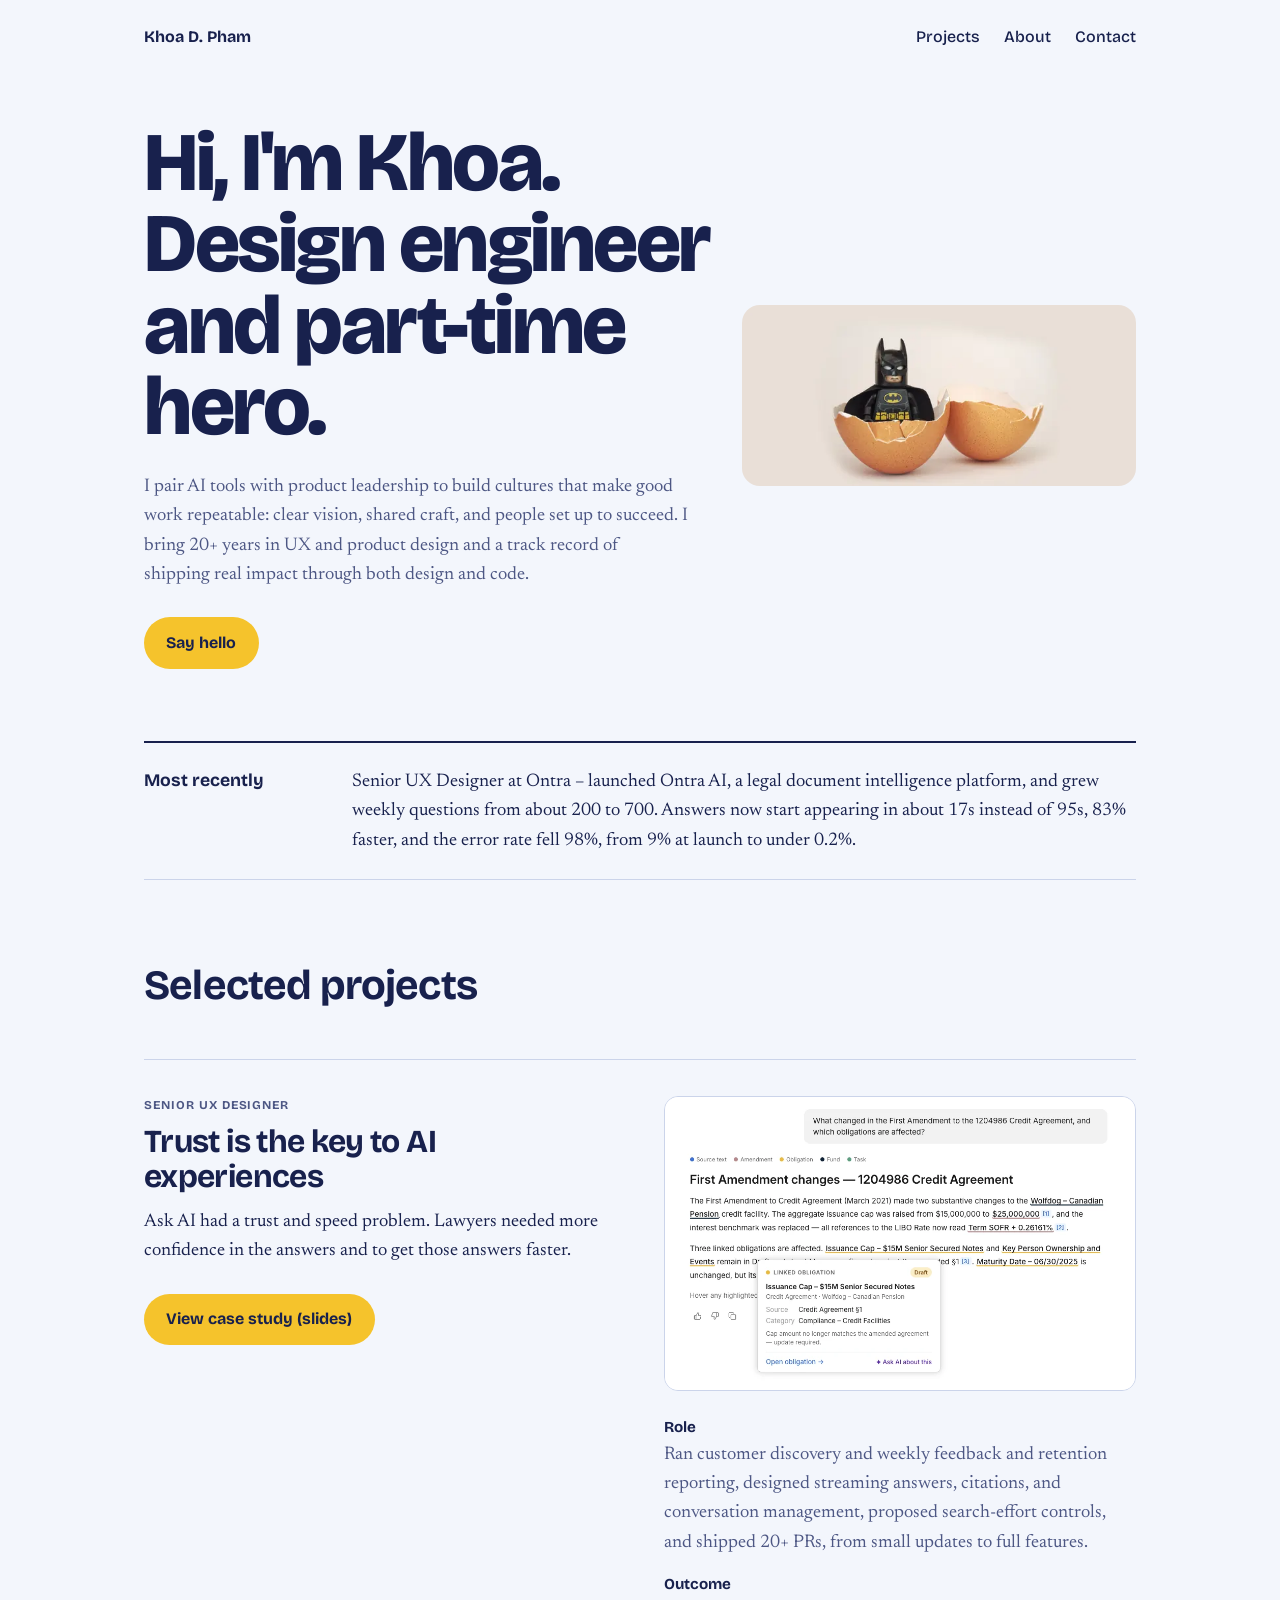
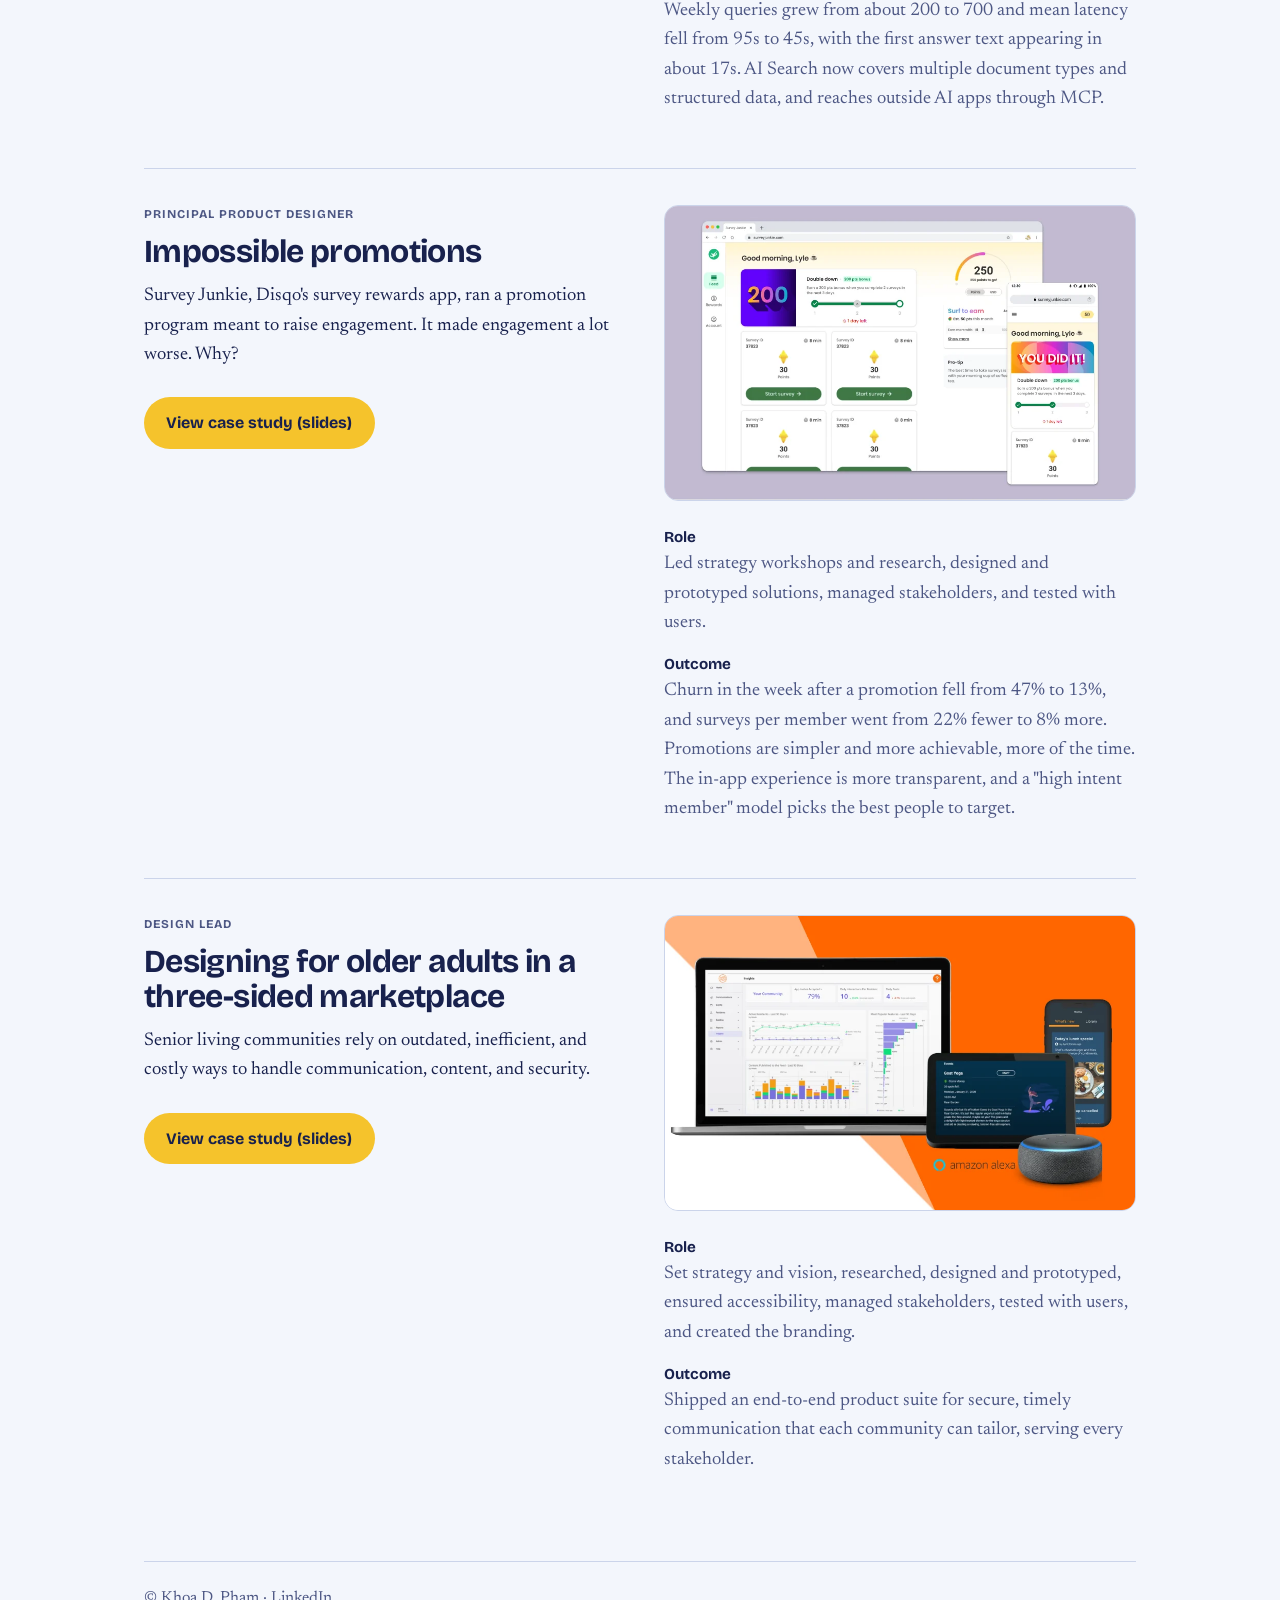
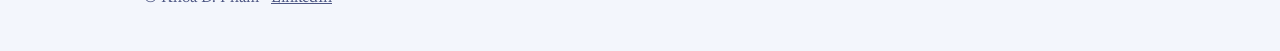
<file: index.html>
<!DOCTYPE html>
<html lang="en">
<head>
<meta charset="utf-8">
<meta name="viewport" content="width=device-width, initial-scale=1, viewport-fit=cover">
<meta name="color-scheme" content="light">
<meta name="theme-color" content="#F3F6FC">
<title>Khoa D. Pham – Design engineer</title>
<meta name="description" content="Khoa D. Pham is a design engineer with 20+ years in UX and product design, most recently Senior UX Designer at Ontra. Selected projects, case studies, and about.">
<link rel="canonical" href="https://khoadpham.com/">
<meta property="og:site_name" content="Khoa D. Pham">
<meta property="og:type" content="website">
<meta property="og:title" content="Khoa D. Pham – Design engineer">
<meta property="og:description" content="Khoa D. Pham is a design engineer with 20+ years in UX and product design, most recently Senior UX Designer at Ontra. Selected projects, case studies, and about.">
<meta property="og:url" content="https://khoadpham.com/">
<meta property="og:image" content="https://khoadpham.com/images/og-image.jpg">
<meta property="og:image:width" content="1200">
<meta property="og:image:height" content="630">
<meta name="twitter:card" content="summary_large_image">
<link rel="icon" href="favicon.svg" type="image/svg+xml">
<link rel="preconnect" href="https://fonts.googleapis.com">
<link rel="preconnect" href="https://fonts.gstatic.com" crossorigin>
<link href="https://fonts.googleapis.com/css2?family=Bricolage+Grotesque:opsz,wght@12..96,500;12..96,700;12..96,800&family=Newsreader:opsz,wght@6..72,400&display=swap" rel="stylesheet">
<link rel="stylesheet" href="css/site.css?v=3">
</head>
<body>
<a class="skip" href="#main">Skip to content</a>
<div class="wrap">
  <nav aria-label="Main">
    <a href="index.html"><strong>Khoa D. Pham</strong></a>
    <div class="links"><a href="index.html#work">Projects</a><a href="about.html">About</a><a href="mailto:khoa@khoadpham.com?subject=I%20would%20love%20to%20connect.">Contact</a></div>
  </nav>
  <main id="main">
  <header class="hero" id="top">
    <div>
      <h1>Hi, I'm Khoa. Design&nbsp;engineer and part-time hero.</h1>
      <p class="lede">I pair AI tools with product leadership to build cultures that make good work repeatable: clear vision, shared craft, and people set up to succeed. I bring 20+ years in UX and product design and a track record of shipping real impact through both design and code.</p>
      <a class="btn" href="mailto:khoa@khoadpham.com?subject=I%20would%20love%20to%20connect.">Say hello</a>
    </div>
    <img class="egg" src="images/hero-1000.webp" srcset="images/hero-600.webp 600w, images/hero-1000.webp 1000w" sizes="(max-width:760px) 100vw, 40vw" width="1000" height="459" alt="A Lego Batman figure hatching from an eggshell" decoding="async" fetchpriority="high">
  </header>

  <div class="now">
    <h2>Most recently</h2>
    <p>Senior UX Designer at Ontra – launched Ontra AI, a legal document intelligence platform, and grew weekly questions from about 200 to 700. Answers now start appearing in about 17s instead of 95s, 83% faster, and the error rate fell 98%, from 9% at launch to under 0.2%.</p>
  </div>

  <section class="work" id="work" aria-labelledby="work-h">
    <h2 id="work-h">Selected projects</h2>

    <article class="case">
      <a class="thumb" href="ontra-ai-search-deck.html" tabindex="-1" aria-hidden="true"><img src="images/linked-obligation-hover.webp" width="947" height="578" loading="lazy" decoding="async" alt=""></a>
      <div>
        <span class="tag">Senior UX designer</span>
        <h3>Trust is the key to AI experiences</h3>
        <p>Ask AI had a trust and speed problem. Lawyers needed more confidence in the answers and to get those answers faster.</p>
        <a class="more" href="ontra-ai-search-deck.html">View case study (slides)</a>
      </div>
      <dl>
        <dt>Role</dt><dd>Ran customer discovery and weekly feedback and retention reporting, designed streaming answers, citations, and conversation management, proposed search-effort controls, and shipped 20+ PRs, from small updates to full features.</dd>
        <dt>Outcome</dt><dd>Weekly queries grew from about 200 to 700 and mean latency fell from 95s to 45s, with the first answer text appearing in about 17s. AI Search now covers multiple document types and structured data, and reaches outside AI apps through MCP.</dd>
      </dl>
    </article>

    <article class="case">
      <a class="thumb" href="disqo-promotions-deck.html" tabindex="-1" aria-hidden="true"><img src="images/thumb-promotions.webp" width="1000" height="571" loading="lazy" decoding="async" alt=""></a>
      <div>
        <span class="tag">Principal product designer</span>
        <h3>Impossible promotions</h3>
        <p>Survey Junkie, Disqo's survey rewards app, ran a promotion program meant to raise engagement. It made engagement a lot worse. Why?</p>
        <a class="more" href="disqo-promotions-deck.html">View case study (slides)</a>
      </div>
      <dl>
        <dt>Role</dt><dd>Led strategy workshops and research, designed and prototyped solutions, managed stakeholders, and tested with users.</dd>
        <dt>Outcome</dt><dd>Churn in the week after a promotion fell from 47% to 13%, and surveys per member went from 22% fewer to 8% more. Promotions are simpler and more achievable, more of the time. The in-app experience is more transparent, and a "high intent member" model picks the best people to target.</dd>
      </dl>
    </article>

    <article class="case">
      <a class="thumb" href="k4connect-deck.html" tabindex="-1" aria-hidden="true"><img src="images/thumb-k4connect.webp" width="1000" height="570" loading="lazy" decoding="async" alt=""></a>
      <div>
        <span class="tag">Design lead</span>
        <h3>Designing for older adults in a three-sided marketplace</h3>
        <p>Senior living communities rely on outdated, inefficient, and costly ways to handle communication, content, and security.</p>
        <a class="more" href="k4connect-deck.html">View case study (slides)</a>
      </div>
      <dl>
        <dt>Role</dt><dd>Set strategy and vision, researched, designed and prototyped, ensured accessibility, managed stakeholders, tested with users, and created the branding.</dd>
        <dt>Outcome</dt><dd>Shipped an end-to-end product suite for secure, timely communication that each community can tailor, serving every stakeholder.</dd>
      </dl>
    </article>

  </section>
  </main>
  <footer>© Khoa D. Pham · <a href="https://www.linkedin.com/in/khoadpham" rel="noopener">LinkedIn</a></footer>
</div>
</body>
</html>
</file>
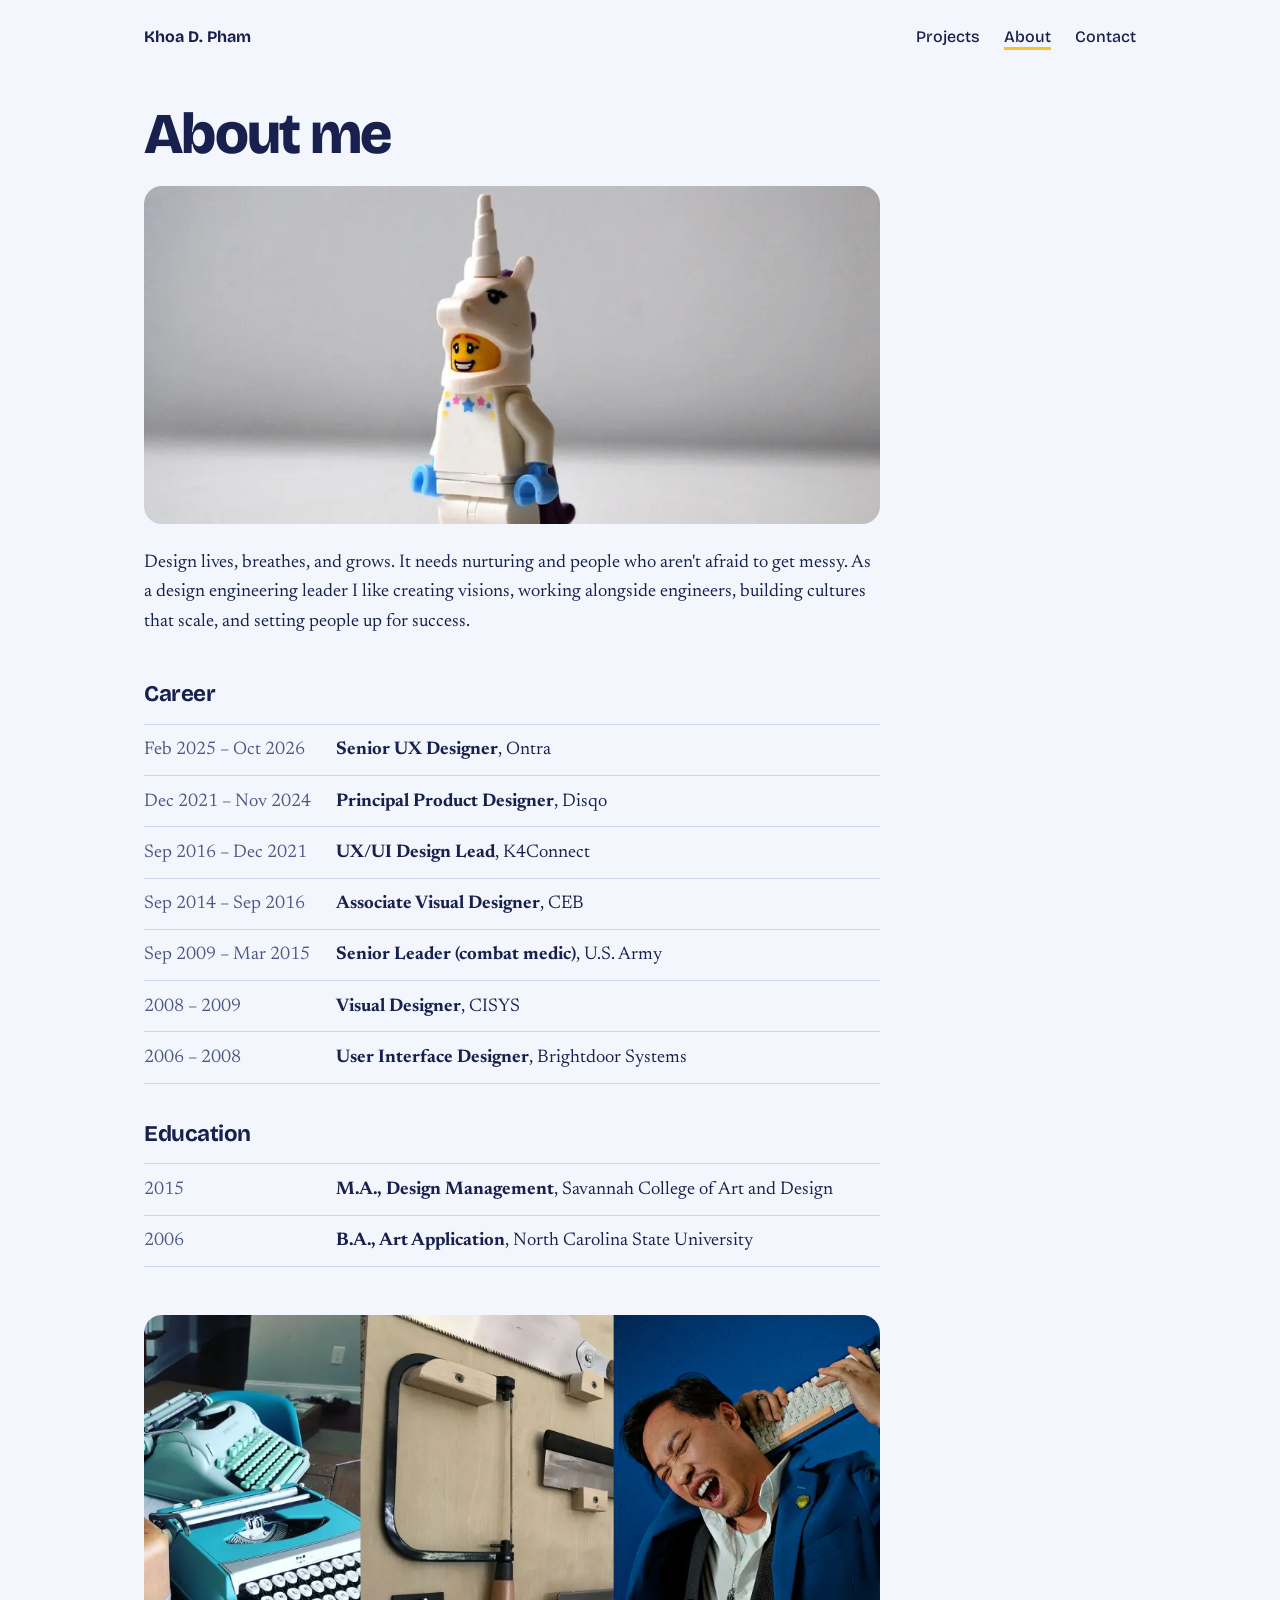
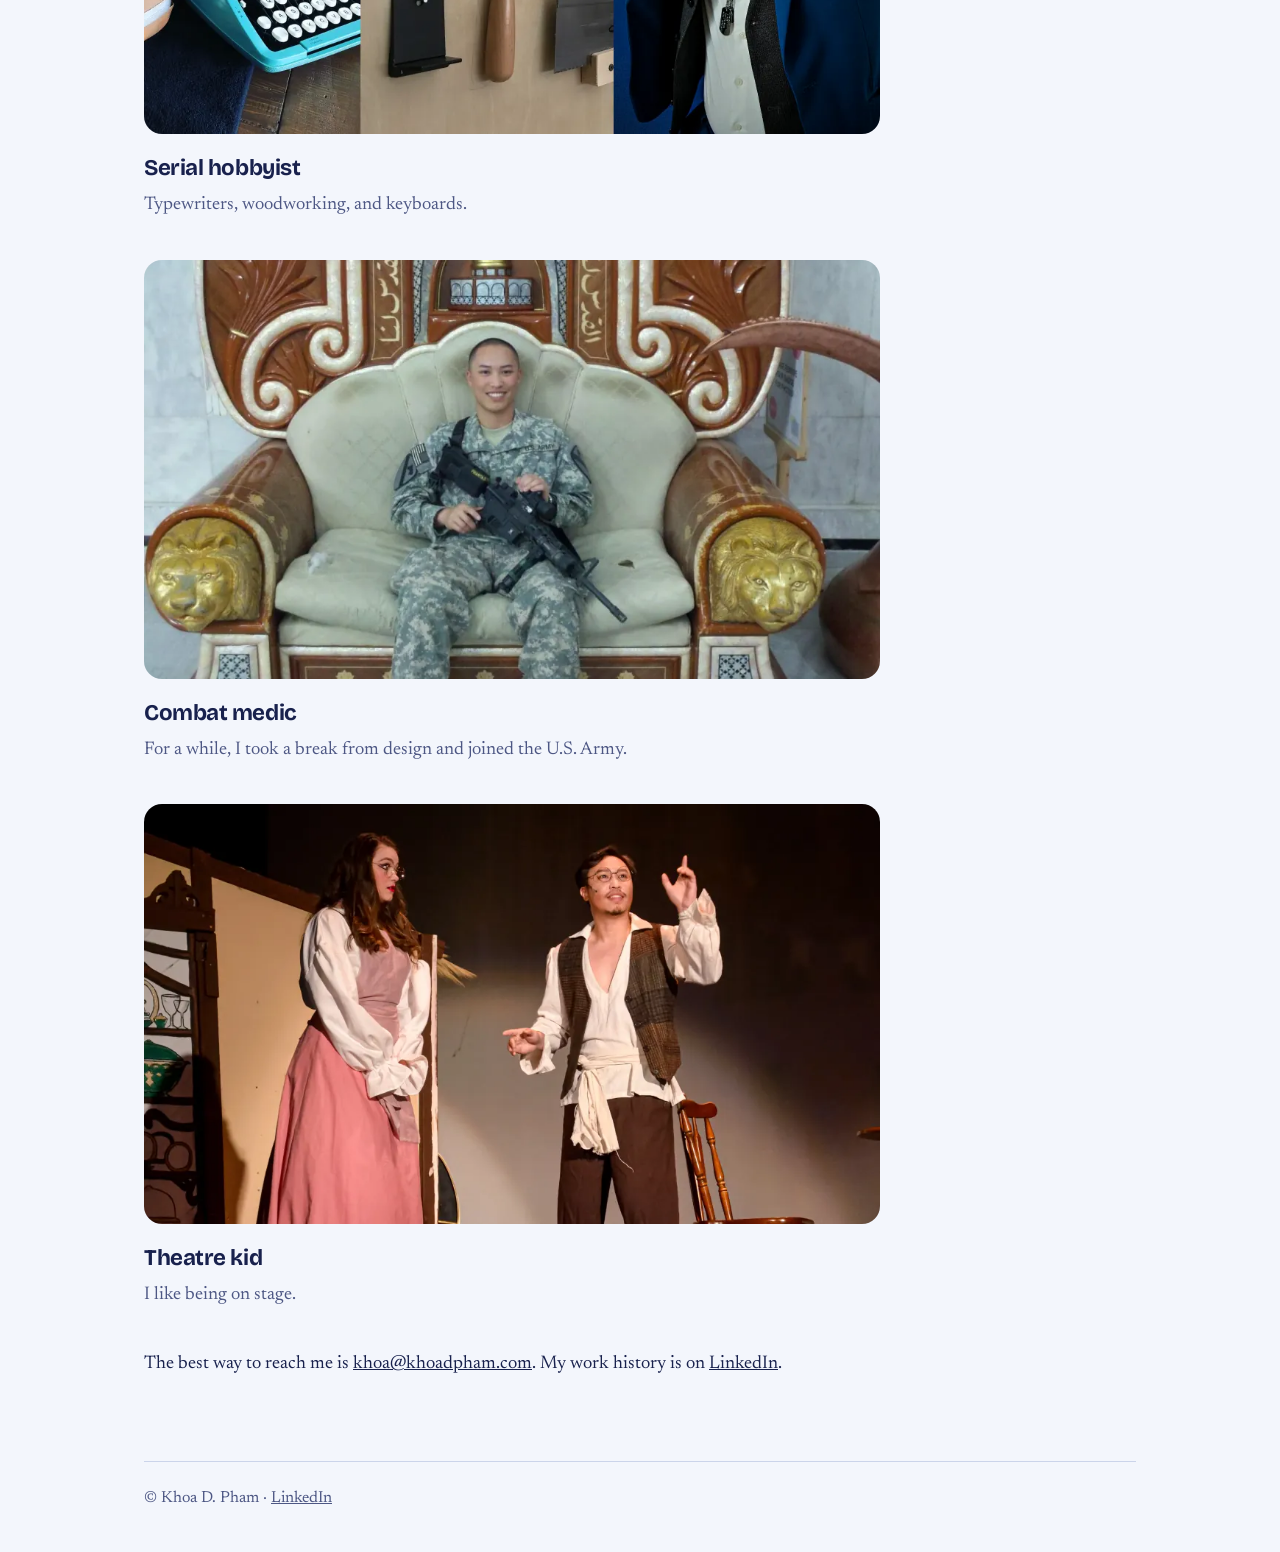
<file: about.html>
<!DOCTYPE html>
<html lang="en">
<head>
<meta charset="utf-8">
<meta name="viewport" content="width=device-width, initial-scale=1, viewport-fit=cover">
<meta name="color-scheme" content="light">
<meta name="theme-color" content="#F3F6FC">
<title>About – Khoa D. Pham</title>
<meta name="description" content="About Khoa D. Pham: design engineer, serial hobbyist, combat medic, and theatre kid.">
<link rel="canonical" href="https://khoadpham.com/about">
<meta property="og:site_name" content="Khoa D. Pham">
<meta property="og:type" content="website">
<meta property="og:title" content="About – Khoa D. Pham">
<meta property="og:description" content="About Khoa D. Pham: design engineer, serial hobbyist, combat medic, and theatre kid.">
<meta property="og:url" content="https://khoadpham.com/about">
<meta property="og:image" content="https://khoadpham.com/images/og-image.jpg">
<meta property="og:image:width" content="1200">
<meta property="og:image:height" content="630">
<meta name="twitter:card" content="summary_large_image">
<link rel="icon" href="favicon.svg" type="image/svg+xml">
<link rel="preconnect" href="https://fonts.googleapis.com">
<link rel="preconnect" href="https://fonts.gstatic.com" crossorigin>
<link href="https://fonts.googleapis.com/css2?family=Bricolage+Grotesque:opsz,wght@12..96,500;12..96,700;12..96,800&family=Newsreader:opsz,wght@6..72,400&display=swap" rel="stylesheet">
<link rel="stylesheet" href="css/site.css?v=3">
</head>
<body>
<a class="skip" href="#main">Skip to content</a>
<div class="wrap">
  <nav aria-label="Main">
    <a href="index.html"><strong>Khoa D. Pham</strong></a>
    <div class="links"><a href="index.html#work">Projects</a><a href="about.html" aria-current="page">About</a><a href="mailto:khoa@khoadpham.com?subject=I%20would%20love%20to%20connect.">Contact</a></div>
  </nav>
  <main id="main">
  <section class="aboutpage" aria-labelledby="about-h">
      <h1 id="about-h">About me</h1>
      <img class="wide" src="images/about-unicorn-1000.webp" srcset="images/about-unicorn-600.webp 600w, images/about-unicorn-1000.webp 1000w" sizes="(max-width:760px) 100vw, 46rem" width="1000" height="459" alt="A Lego figure in a unicorn costume" decoding="async" fetchpriority="high">
      <p class="lead">Design lives, breathes, and grows. It needs nurturing and people who aren't afraid to get messy. As a design engineering leader I like creating visions, working alongside engineers, building cultures that scale, and setting people up for success.</p>
      <div class="career">
        <h2>Career</h2>
        <ol>
          <li><span class="when">Feb 2025 – Oct 2026</span><span><strong>Senior UX Designer</strong>, Ontra</span></li>
          <li><span class="when">Dec 2021 – Nov 2024</span><span><strong>Principal Product Designer</strong>, Disqo</span></li>
          <li><span class="when">Sep 2016 – Dec 2021</span><span><strong>UX/UI Design Lead</strong>, K4Connect</span></li>
          <li><span class="when">Sep 2014 – Sep 2016</span><span><strong>Associate Visual Designer</strong>, CEB</span></li>
          <li><span class="when">Sep 2009 – Mar 2015</span><span><strong>Senior Leader (combat medic)</strong>, U.S. Army</span></li>
          <li><span class="when">2008 – 2009</span><span><strong>Visual Designer</strong>, CISYS</span></li>
          <li><span class="when">2006 – 2008</span><span><strong>User Interface Designer</strong>, Brightdoor Systems</span></li>
        </ol>
        <h2>Education</h2>
        <ol>
          <li><span class="when">2015</span><span><strong>M.A., Design Management</strong>, Savannah College of Art and Design</span></li>
          <li><span class="when">2006</span><span><strong>B.A., Art Application</strong>, North Carolina State University</span></li>
        </ol>
      </div>
      <figure><img class="wide" src="images/hobbyist-1000.webp" srcset="images/hobbyist-600.webp 600w, images/hobbyist-1000.webp 1000w" sizes="(max-width:760px) 100vw, 46rem" width="1000" height="570" alt="A teal typewriter, a wall of hand saws, and a portrait of Khoa holding a mechanical keyboard" decoding="async" loading="lazy"><figcaption><h2>Serial hobbyist</h2><p>Typewriters, woodworking, and keyboards.</p></figcaption></figure>
      <figure><img class="wide" src="images/combat-medic-1000.webp" srcset="images/combat-medic-600.webp 600w, images/combat-medic-1000.webp 1000w" sizes="(max-width:760px) 100vw, 46rem" width="1000" height="570" alt="Khoa in a U.S. Army uniform sitting in an ornate chair" decoding="async" loading="lazy"><figcaption><h2>Combat medic</h2><p>For a while, I took a break from design and joined the U.S. Army.</p></figcaption></figure>
      <figure><img class="wide" src="images/theatre-1000.webp" srcset="images/theatre-600.webp 600w, images/theatre-1000.webp 1000w" sizes="(max-width:760px) 100vw, 46rem" width="1000" height="570" alt="Khoa on stage in costume next to another actor" decoding="async" loading="lazy"><figcaption><h2>Theatre kid</h2><p>I like being on stage.</p></figcaption></figure>
      <p>The best way to reach me is <a href="mailto:khoa@khoadpham.com?subject=I%20would%20love%20to%20connect.">khoa@khoadpham.com</a>. My work history is on <a href="https://www.linkedin.com/in/khoadpham" rel="noopener">LinkedIn</a>.</p>
    </section>
  </main>
  <footer>© Khoa D. Pham · <a href="https://www.linkedin.com/in/khoadpham" rel="noopener">LinkedIn</a></footer>
</div>
</body>
</html>
</file>
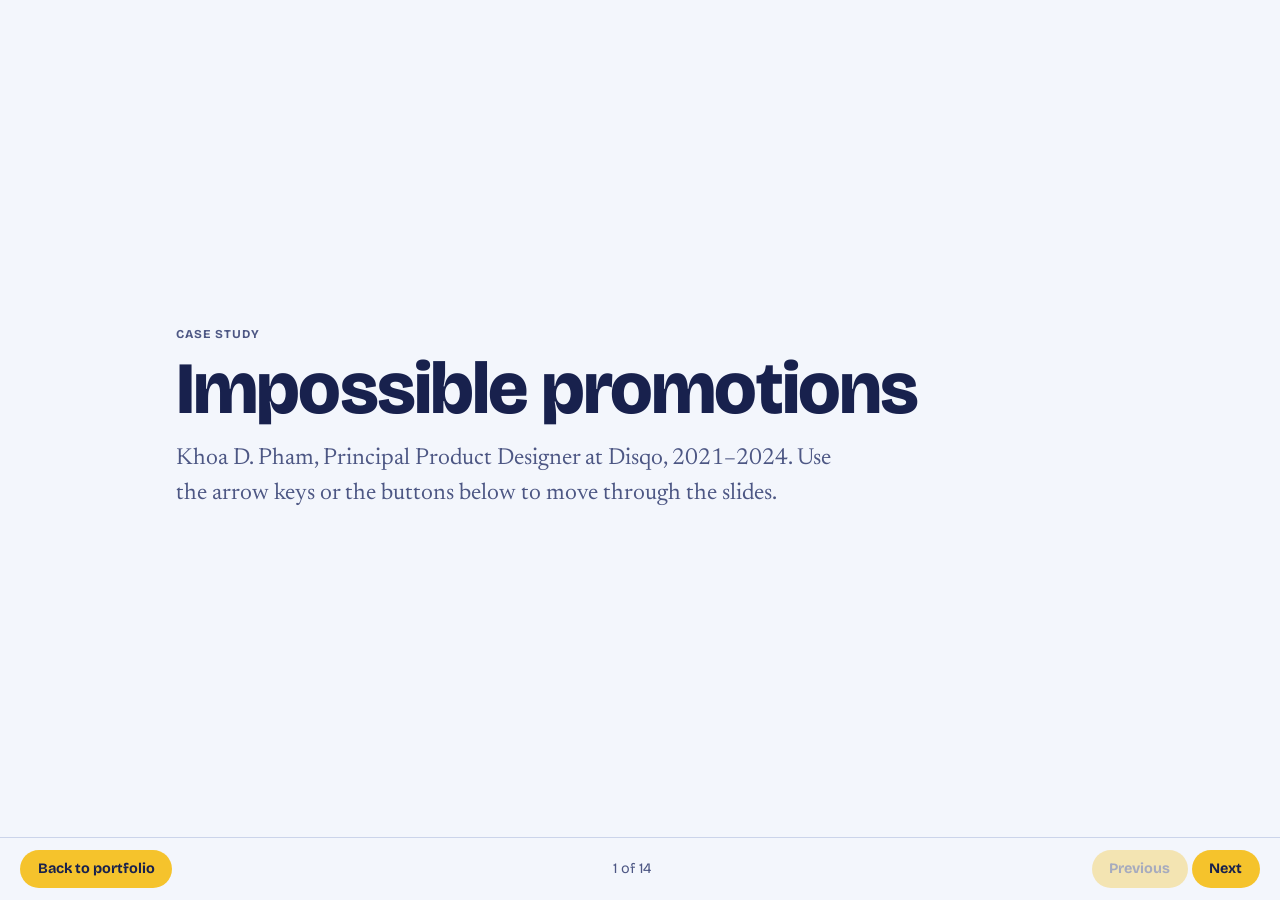
<file: disqo-promotions-deck.html>
<!DOCTYPE html>
<html lang="en">
<head>
<meta charset="utf-8">
<meta name="viewport" content="width=device-width, initial-scale=1, viewport-fit=cover">
<meta name="color-scheme" content="light">
<meta name="theme-color" content="#F3F6FC">
<title>Impossible promotions – Khoa D. Pham</title>
<meta name="description" content="A case study on fixing Survey Junkie's promotion program: why a 10,000-point promotion made engagement worse, and how simpler, trackable promotions cut churn from 47% to 13%.">
<link rel="canonical" href="https://khoadpham.com/disqo-promotions-deck">
<meta property="og:site_name" content="Khoa D. Pham">
<meta property="og:type" content="website">
<meta property="og:title" content="Impossible promotions – Khoa D. Pham">
<meta property="og:description" content="A case study on fixing Survey Junkie's promotion program: why a 10,000-point promotion made engagement worse, and how simpler, trackable promotions cut churn from 47% to 13%.">
<meta property="og:url" content="https://khoadpham.com/disqo-promotions-deck">
<meta property="og:image" content="https://khoadpham.com/images/og-image.jpg">
<meta property="og:image:width" content="1200">
<meta property="og:image:height" content="630">
<meta name="twitter:card" content="summary_large_image">
<link rel="icon" href="favicon.svg" type="image/svg+xml">
<link rel="preconnect" href="https://fonts.googleapis.com">
<link rel="preconnect" href="https://fonts.gstatic.com" crossorigin>
<link href="https://fonts.googleapis.com/css2?family=Bricolage+Grotesque:opsz,wght@12..96,500;12..96,700;12..96,800&family=Newsreader:opsz,wght@6..72,400&display=swap" rel="stylesheet">
<link rel="stylesheet" href="css/deck.css?v=4">
</head>
<body>
<div class="deck" role="region" aria-label="Case study slides">
  <section class="slide on" aria-label="Title">
    <span class="mark">Case study</span>
    <h1>Impossible promotions</h1>
    <p class="sub">Khoa D. Pham, Principal Product Designer at Disqo, 2021–2024. Use the arrow keys or the buttons below to move through the slides.</p>
  </section>

  <section class="slide" aria-label="Where it started">
    <h2>Where it started</h2>
    <div class="split">
    <div>
    <p>Survey Junkie is Disqo's app for taking surveys and earning rewards, with about 12M members.</p>
    <ul>
      <li>Brands auction their surveys to platforms like ours because we have the audience.</li>
      <li>Brands usually want very specific slices of demographics, so it is hard to qualify for a survey.</li>
      <li>To keep answers honest, we run countermeasures that stop bad actors from exploiting the platform.</li>
      <li>In short, members face a lot of barriers and hoops to jump through to be successful.</li>
    </ul>
    </div>
    <figure><img src="images/disqo-app-home.webp" width="1401" height="1033" loading="lazy" decoding="async" alt="The Survey Junkie web app home screen: a grid of surveys to try, each showing its survey ID, length, and points, next to a points balance and a list of ways to earn."><figcaption>The Survey Junkie home screen: a feed of surveys, each worth points if you qualify.</figcaption></figure>
    </div>
  </section>

  <section class="slide" aria-label="Marketing's idea">
    <h2>Marketing's idea: a monthly promotion</h2>
    <div class="split">
    <div>
    <ul>
      <li>Start a promotion program to boost engagement.</li>
      <li>Provide a consistent, predictable event that builds a habit.</li>
      <li>The increase in engagement should offset the spend.</li>
      <li>A monthly cadence worked best.</li>
    </ul>
    </div>
    <figure><img src="images/disqo-email.webp" width="751" height="1110" loading="lazy" decoding="async" alt="A Survey Junkie promotion email headed 10,000 points could be yours. It offers a 500-point bonus for earning at least 500 points in 5 consecutive days and a chance at a 10,000-point raffle. Small print says surveys must be worth 20 points or more and members must complete at least 1 survey a day."><figcaption>The promotion email: a chance at 10,000 points, with the conditions in the small print.</figcaption></figure>
    </div>
  </section>

  <section class="slide" aria-label="The problem">
    <span class="mark">The problem</span>
    <h2>Bigger rewards, less engagement</h2>
    <p>We started a monthly promotion giving away up to 10,000 points. Despite this nearly 100x increase in rewards, engagement kept falling month over month.</p>
    <div class="stats">
      <div class="stat"><span class="big">22%</span><span>fewer surveys taken per member during the promotion</span></div>
      <div class="stat"><span class="big">47%</span><span>of members churned the week after</span></div>
      <div class="stat"><span class="big">92%</span><span>of members failed to complete it</span></div>
    </div>
    <p class="sub" style="margin-top:1.25rem">Compared with weeks without a promotion.</p>
  </section>

  <section class="slide" aria-label="The hypothesis">
    <span class="mark">The hypothesis</span>
    <h2>Too many conditions</h2>
    <p class="problem"><strong>The hypothesis:</strong> the promotions were too confusing, with too many parameters.</p>
    <p class="quote">"Earn a bonus 500 pts when you earn at least 500 pts in the next 5 consecutive days for a chance to be selected to win the 10,000 pts raffle. Surveys must be worth 20 pts or more to count. You must complete at least 1 survey per day."</p>
  </section>

  <section class="slide" aria-label="Email clicks">
    <span class="mark">The research</span>
    <h2>Why were the promotions so complicated?</h2>
    <p>We automatically entered certain cohorts into promotions and told them by email. The design and language were written to get as many people as possible to click through, and to get past spam filters.</p>
    <p class="problem"><strong>Insight:</strong> email conversion did not translate to in-app conversion.</p>
  </section>

  <section class="slide" aria-label="Average member">
    <span class="mark">The research</span>
    <h2>The average member couldn't finish</h2>
    <div class="stats">
      <div class="stat"><span class="big">10%</span><span>chance of qualifying for a survey</span></div>
      <div class="stat"><span class="big">38 min</span><span>average time to qualify for a first survey</span></div>
      <div class="stat"><span class="big">50 pts</span><span>average survey value</span></div>
      <div class="stat"><span class="big">44 min</span><span>average session per day</span></div>
      <div class="stat"><span class="big">50 pts</span><span>average earned per day</span></div>
    </div>
    <p class="sub" style="margin-top:1.25rem">Surveys can end early when a quota is full, demographics don't match, or answers are inconsistent.</p>
    <p class="problem"><strong>Insight:</strong> the average member would not complete this promotion. At about 50 points a day, five days earns about 250 points, half of the 500 required.</p>
  </section>

  <section class="slide" aria-label="No progress tracking">
    <span class="mark">The research</span>
    <h2>Members were left in the dark</h2>
    <div class="split">
    <div>
    <ul>
      <li>Members were told about the promotion only by email and by this card in the app, which disappeared after the first view.</li>
      <li>There was no progress tracking.</li>
      <li>If you missed a day or didn't meet one of the requirements, you wouldn't know.</li>
    </ul>
    <p class="problem"><strong>Insight:</strong> the effort of tracking progress fell entirely on members.</p>
    </div>
    <figure><img src="images/disqo-promo-card.webp" width="751" height="1158" loading="lazy" decoding="async" alt="The Survey Junkie mobile home screen with a High five card offering a 500-point bonus for earning at least 500 points in 5 consecutive days and a chance at a 10,000-point raffle. The card shows no progress."><figcaption>The only in-app sign of the promotion, with no progress shown.</figcaption></figure>
    </div>
  </section>

  <section class="slide" aria-label="Traffic and inventory">
    <span class="mark">The research</span>
    <h2>More traffic, the same surveys</h2>
    <div class="split">
    <div>
    <div class="stats">
      <div class="stat"><span class="big">53,000</span><span>peak concurrent members without a promotion</span></div>
      <div class="stat"><span class="big">284,000</span><span>with a promotion</span></div>
    </div>
    <p style="margin-top:1.25rem">Promotions brought in far more traffic, but survey inventory stayed roughly the same. More members competed for the same surveys, and the chance of qualifying fell from 10% to 2%.</p>
    <p class="problem"><strong>Insight:</strong> members felt it was impossible to succeed. Motivation dropped, and they churned.</p>
    </div>
    <figure><img src="images/disqo-traffic.webp" width="1401" height="1008" loading="lazy" decoding="async" alt="Line chart of app traffic from Monday to Sunday. In a promotion week, traffic spikes on Monday and falls through Thursday. In a normal week it stays low and flat. Survey inventory starts high on Monday and declines through the weekend."><figcaption>App traffic in a promotion week and a normal week, against survey inventory. Inventory is highest at the start of the week and lowest at the weekend.</figcaption></figure>
    </div>
  </section>

  <section class="slide" aria-label="Simplify the promotion">
    <span class="mark">The plan</span>
    <h2>Simplify the promotion: cakes and compromise</h2>
    <p class="problem"><strong>The problem:</strong> one offer stacked a long time commitment, a huge prize that wasn't guaranteed, and two more caveats.</p>
    <div class="split">
    <div>
    <p class="quote">"Earn a 200 pts bonus when you complete 2 surveys in the next 3 days."</p>
    <ul>
      <li>A smaller reward, but members can earn it twice a month.</li>
      <li>Counts completed surveys, which vary less than points and are easier to hit.</li>
      <li>Easy to understand.</li>
      <li>Less time to invest, with a day members can miss.</li>
    </ul>
    </div>
    <figure class="zoomable"><button type="button" class="zoom-open" data-full="images/disqo-copy-4000.webp" data-width="4001" data-height="3356" aria-label="Open the before and after promotion copy full screen to zoom and pan"><img src="images/disqo-copy-1600.webp" width="1601" height="1344" loading="lazy" decoding="async" alt="Before and after promotion copy with annotations. The old offer is marked sweet treat, too difficult, long time investment, huge prize but not guaranteed, another caveat, and yet another caveat, next to an elaborate wedding cake. The new offer is marked smaller reward but can do it twice a month, switched to survey completes, easy to understand, and less time investment with a day they can miss, next to a cupcake."><span class="zoom-hint">Click to enlarge</span></button><figcaption>The old offer was a wedding cake. The new one is a cupcake.</figcaption></figure>
    </div>
  </section>

  <section class="slide" aria-label="Show progress">
    <span class="mark">The plan</span>
    <h2>Show progress in the app</h2>
    <p class="problem"><strong>The problem:</strong> members heard about the promotion once, then had no way to see where they stood.</p>
    <div class="split">
    <ul>
      <li>The promotion card stays on the home screen for the whole promotion.</li>
      <li>It tracks surveys completed toward the goal and shows the days left.</li>
      <li>A completion state confirms when the bonus is earned.</li>
    </ul>
    <figure><img src="images/disqo-progress.webp" width="1601" height="869" loading="lazy" decoding="async" alt="Redesigned Survey Junkie screens on mobile and desktop. A Double down card offers a 200-point bonus for completing 2 surveys in 3 days, with a progress bar and days left. The mobile screen shows a You did it! completion banner."><figcaption>The redesigned promotion card on mobile and desktop, with progress, days left, and a completion state.</figcaption></figure>
    </div>
  </section>

  <section class="slide" aria-label="What we did">
    <span class="mark">The plan</span>
    <h2>What we did, and what we couldn't</h2>
    <ul>
      <li><strong>Simplified the promotion.</strong> Done.</li>
      <li><strong>Made the in-app promotion experience more transparent.</strong> Done.</li>
      <li><strong>Adjusted survey inventory for the surge in members.</strong> Not done: acquisition spending was cut, so we couldn't.</li>
      <li><strong>Tested other cohorts as promotion targets.</strong> We built a "high intent member" model to identify the behaviors that mark the best candidates for future promotions.</li>
    </ul>
  </section>

  <section class="slide" aria-label="Results">
    <span class="mark">What happened</span>
    <h2>Fewer members gave up</h2>
    <div class="stats">
      <div class="stat"><span class="big">47% to 13%</span><span>of members churned the week after a promotion</span></div>
      <div class="stat"><span class="big">22% fewer to 8% more</span><span>surveys taken per member during the promotion</span></div>
      <div class="stat"><span class="big">92% to 64%</span><span>of members failed to complete the promotion</span></div>
    </div>
    <p class="sub" style="margin-top:1.25rem">Compared with weeks without a promotion.</p>
  </section>

  <section class="slide" aria-label="What's next">
    <h2>What's still unsolved</h2>
    <ul>
      <li>Lack of survey inventory is still the biggest problem. The options are releasing more surveys, which may be lower quality, or spending more or finding cheaper surveys.</li>
      <li>Expand the promotion program and try different formats.</li>
      <li>Add reminders or notifications so members know when inventory is high or when they're close to finishing.</li>
      <li>Try other ways to raise weekly and daily engagement: a guaranteed survey of the day, discounts and coupons, or activities besides surveys.</li>
    </ul>
  </section>

  <dialog class="zoom" id="zoom" aria-label="Zoomable image">
    <div class="zoom-stage" id="zoom-stage"><img id="zoom-img" alt=""></div>
    <div class="zoom-tools">
      <button type="button" id="zoom-out" aria-label="Zoom out">&minus;</button>
      <span id="zoom-level" aria-live="polite">100%</span>
      <button type="button" id="zoom-in" aria-label="Zoom in">+</button>
      <button type="button" id="zoom-fit">Fit</button>
      <button type="button" id="zoom-close">Close</button>
    </div>
    <p class="zoom-help">Drag to pan. Scroll, pinch, or double-click to zoom.</p>
  </dialog>

  <div class="bar">
    <a href="index.html">Back to portfolio</a>
    <span class="count" id="count" aria-live="polite"></span>
    <span><button id="prev">Previous</button> <button id="next">Next</button></span>
  </div>
</div>
<script src="js/deck.js?v=2" defer></script>
</body>
</html>
</file>
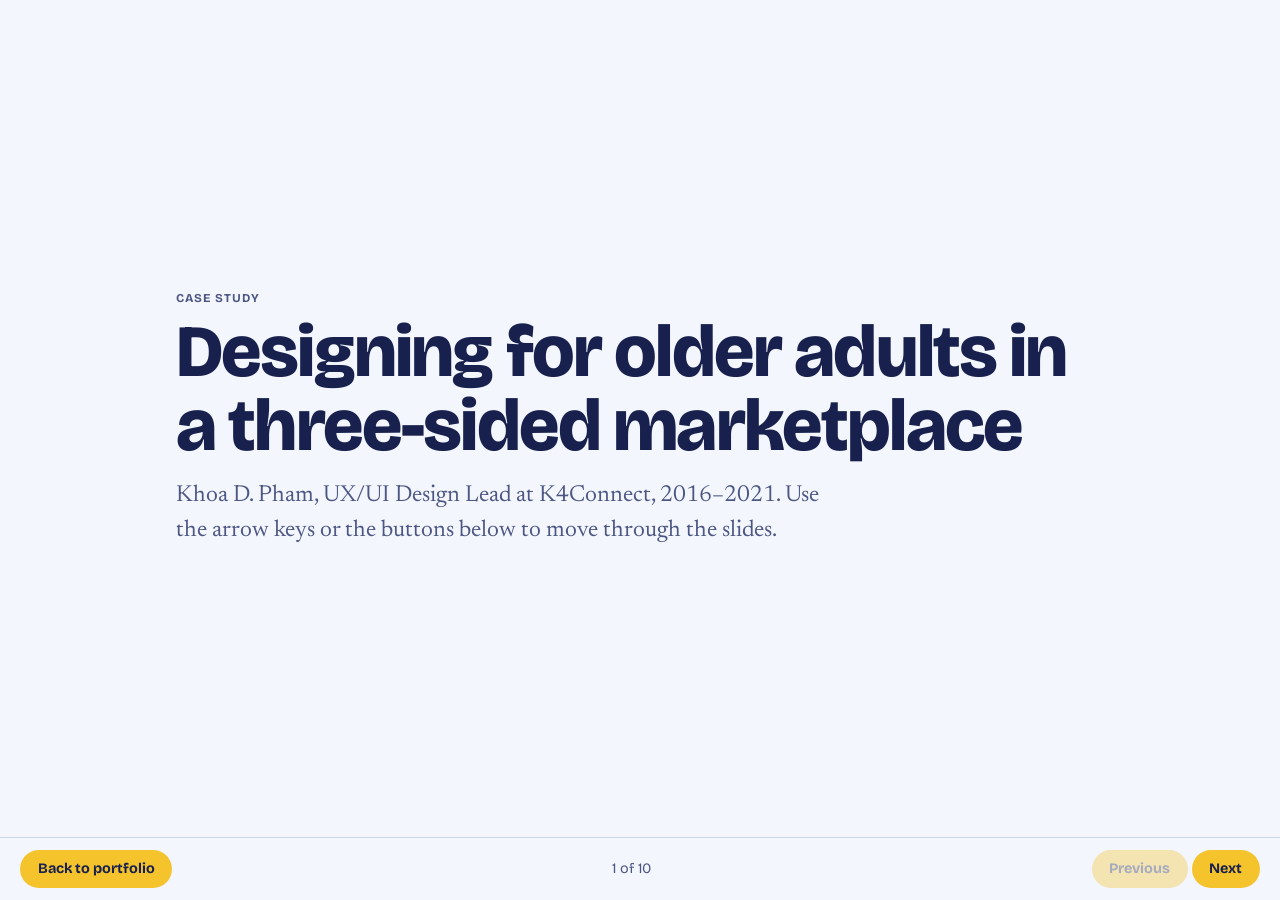
<file: k4connect-deck.html>
<!DOCTYPE html>
<html lang="en">
<head>
<meta charset="utf-8">
<meta name="viewport" content="width=device-width, initial-scale=1, viewport-fit=cover">
<meta name="color-scheme" content="light">
<meta name="theme-color" content="#F3F6FC">
<title>Designing for older adults – Khoa D. Pham</title>
<meta name="description" content="A case study on designing K4Connect's product suite for senior living: research with residents, staff, and executives, and a shipped suite of staff, resident, and smart-home products.">
<link rel="canonical" href="https://khoadpham.com/k4connect-deck">
<meta property="og:site_name" content="Khoa D. Pham">
<meta property="og:type" content="website">
<meta property="og:title" content="Designing for older adults – Khoa D. Pham">
<meta property="og:description" content="A case study on designing K4Connect's product suite for senior living: research with residents, staff, and executives, and a shipped suite of staff, resident, and smart-home products.">
<meta property="og:url" content="https://khoadpham.com/k4connect-deck">
<meta property="og:image" content="https://khoadpham.com/images/og-image.jpg">
<meta property="og:image:width" content="1200">
<meta property="og:image:height" content="630">
<meta name="twitter:card" content="summary_large_image">
<link rel="icon" href="favicon.svg" type="image/svg+xml">
<link rel="preconnect" href="https://fonts.googleapis.com">
<link rel="preconnect" href="https://fonts.gstatic.com" crossorigin>
<link href="https://fonts.googleapis.com/css2?family=Bricolage+Grotesque:opsz,wght@12..96,500;12..96,700;12..96,800&family=Newsreader:opsz,wght@6..72,400&display=swap" rel="stylesheet">
<link rel="stylesheet" href="css/deck.css?v=4">
</head>
<body>
<div class="deck" role="region" aria-label="Case study slides">
  <section class="slide on" aria-label="Title">
    <span class="mark">Case study</span>
    <h1>Designing for older adults in a three-sided marketplace</h1>
    <p class="sub">Khoa D. Pham, UX/UI Design Lead at K4Connect, 2016–2021. Use the arrow keys or the buttons below to move through the slides.</p>
  </section>

  <section class="slide" aria-label="Why this problem">
    <span class="mark">The problem</span>
    <h2>Why this was the right problem to solve</h2>
    <p>In today's market, demand for senior living is still outpacing supply. How can communities set themselves apart for the people choosing between them?</p>
    <div class="stats">
      <div class="stat"><span class="big">87%</span><span>occupancy of available facilities in the US</span></div>
      <div class="stat"><span class="big">611,000</span><span>occupied units across primary markets</span></div>
      <div class="stat"><span class="big">1.1%</span><span>new construction last year, which won't meet demand</span></div>
    </div>
    <p class="sub" style="margin-top:1.25rem">Today's market, from <a href="https://www.nic.org/news-press/senior-housing-demand-outpaces-new-supple-in-3q24/" rel="noopener">NIC MAP Vision, 3Q 2024</a>.</p>
  </section>

  <section class="slide" aria-label="Starting assumptions">
    <span class="mark">The assumptions</span>
    <h2>Three people to design for</h2>
    <p>Before the research, we started from assumptions about the three sides of the marketplace.</p>
    <ul>
      <li><strong>Emily, 68, resident.</strong> Retired. Lives with her husband, who has dementia. Her oldest child lives nearby, and her other two live in other states. She sold her house to pay for senior care.</li>
      <li><strong>Savannah, 56, staff.</strong> Has worked here for six years. Spends most of her day on her feet checking on residents, with little time at a computer. Passionate about resident care. Prints everything.</li>
      <li><strong>Mark, 49, executive.</strong> Owns 11 communities under his brand, all at different levels. Struggles to keep marketing and branding consistent across them. Losing ground to a rising community in his state.</li>
    </ul>
  </section>

  <section class="slide" aria-label="Research">
    <span class="mark">The research</span>
    <h2>Research on the floor</h2>
    <div class="split">
    <div>
    <p>I spent many months shadowing residents and staff, and speaking with executives at both high-end and lower-end communities.</p>
    <p>Each stakeholder had different goals and challenges, and every community worked differently, even ones under the same parent company.</p>
    </div>
    <figure><img src="images/k4-research.webp" width="1601" height="760" loading="lazy" decoding="async" alt="A collage of research photos: residents and staff posing together indoors, and the exteriors and entrance signs of several senior living communities."><figcaption>Some of the communities where I shadowed residents and staff.</figcaption></figure>
    </div>
  </section>

  <section class="slide" aria-label="Three stakeholders">
    <span class="mark">The research</span>
    <h2>Three stakeholders, different needs</h2>
    <ul>
      <li><strong>Residents</strong> read community content, talk with staff, and give feedback. They want to live as independently as possible, keep up with events, make friends, and stay close to loved ones. Printed material goes out of date fast, new residents can get isolated, and it can be hard to find a staff member to help.</li>
      <li><strong>Staff</strong> manage content, residents, and prospective customers. They want more time with residents and more efficient processes. Every piece of content has to be made, scheduled, printed, and handed out, printing is expensive and dates quickly, changes are hard to share in real time, and turnover is high.</li>
      <li><strong>Executives</strong> set processes, manage services for staff, and listen to resident feedback. They want communities that look consistent but feel distinctive, and fewer siloed systems. Most communities have no professional staff to create assets, residents expect more technology and amenities for the cost, and too many vendors make everything expensive and hard to manage.</li>
    </ul>
  </section>

  <section class="slide" aria-label="A day in the community">
    <span class="mark">The journey</span>
    <h2>A day in the community</h2>
    <p>I mapped a typical day for residents, staff, and executives, from morning check-ins and medication rounds to meals, events, appointments, and evening security checks.</p>
    <figure class="zoomable"><button type="button" class="zoom-open" data-full="images/k4-journey-6000.webp" data-width="6001" data-height="2921" aria-label="Open the journey map full screen to zoom and pan"><img src="images/k4-journey-1600.webp" width="1601" height="780" loading="lazy" decoding="async" alt="Journey map with three rows, for a typical resident day, staff day, and executive day, across morning, afternoon, and evening. Each row is a sequence of activities, such as checking the menu at breakfast, morning medications, staff changeover, and financial review."><span class="zoom-hint">Click to enlarge</span></button><figcaption>A typical resident, staff, and executive day, side by side.</figcaption></figure>
  </section>

  <section class="slide" aria-label="Areas of opportunity">
    <span class="mark">The journey</span>
    <h2>Where we saw the most opportunity</h2>
    <ul>
      <li><strong>Digitize content.</strong> It cuts print spending and makes information real time and easy to edit.</li>
      <li><strong>Build a mobile version of the staff dashboard.</strong> Staff can be on the floor instead of at their desks.</li>
      <li><strong>Dining matters most.</strong> It's the most important amenity: the social point for residents three times a day, and the most work for staff to coordinate and communicate.</li>
      <li><strong>Bring smart-home technology into living spaces</strong> to help with activities of daily living.</li>
    </ul>
  </section>

  <section class="slide" aria-label="The plan">
    <span class="mark">The plan</span>
    <h2>One suite, sold à la carte</h2>
    <p class="problem"><strong>The problem:</strong> how do we solve for all three stakeholders, and how do we sell it?</p>
    <div class="split">
    <div>
    <ul>
      <li><strong>TeamHub</strong>, the staff dashboard</li>
      <li><strong>K4Community Plus</strong>, the resident app</li>
      <li><strong>Digital Signage</strong> and <strong>Direct Broadcast</strong></li>
      <li><strong>Resident Check-in</strong></li>
      <li><strong>SmartHome</strong> and <strong>Voice</strong></li>
    </ul>
    <p>Communities could pick the products that fit their needs, or subscribe to a package.</p>
    </div>
    <figure><img src="images/k4-suite.webp" width="1601" height="783" loading="lazy" decoding="async" alt="Diagram of the K4Connect product suite as a cycle between three circles: the staff dashboard (TeamHub), the a la carte products, and the resident app (K4Community Plus), surrounded by screenshots of the products on phones, tablets, TVs, and smart speakers."><figcaption>The suite: a staff dashboard, a resident app, and à la carte products in between.</figcaption></figure>
    </div>
  </section>

  <section class="slide" aria-label="Success and principles">
    <span class="mark">The plan</span>
    <h2>What success looked like</h2>
    <ul>
      <li><strong>Communities</strong> choose the products that fit their needs, à la carte or as a package.</li>
      <li><strong>Staff</strong> spend less time at the computer, and can talk with residents or update content in real time from wherever they are.</li>
      <li><strong>Residents</strong> are safer, with smart-home technology to help day to day, and can always reach staff from wherever they are.</li>
    </ul>
    <p class="problem"><strong>Design principles:</strong> accessibility is key. Simple and minimal is best. Make it as error-proof as possible. Make it secure.</p>
  </section>

  <section class="slide" aria-label="Outcome">
    <span class="mark">What happened</span>
    <h2>Shipped as one suite</h2>
    <div class="split">
    <div>
    <p>The suite shipped across mobile apps, web apps, and Amazon Alexa voice products, built on one design system for staff, residents, and executives.</p>
    <p class="sub">Status: shipped.</p>
    </div>
    <figure><img src="images/k4-screens.webp" width="1601" height="813" loading="lazy" decoding="async" alt="Sample screens from the K4Connect products: a resident home screen with tiles for calls, messages, photos, and weather over a mountain photo, color and icon samples from the design system, and staff dashboard screens with calendars and tables."><figcaption>Sample screens from the design system and products.</figcaption></figure>
    </div>
  </section>

  <dialog class="zoom" id="zoom" aria-label="Zoomable image">
    <div class="zoom-stage" id="zoom-stage"><img id="zoom-img" alt=""></div>
    <div class="zoom-tools">
      <button type="button" id="zoom-out" aria-label="Zoom out">&minus;</button>
      <span id="zoom-level" aria-live="polite">100%</span>
      <button type="button" id="zoom-in" aria-label="Zoom in">+</button>
      <button type="button" id="zoom-fit">Fit</button>
      <button type="button" id="zoom-close">Close</button>
    </div>
    <p class="zoom-help">Drag to pan. Scroll, pinch, or double-click to zoom.</p>
  </dialog>

  <div class="bar">
    <a href="index.html">Back to portfolio</a>
    <span class="count" id="count" aria-live="polite"></span>
    <span><button id="prev">Previous</button> <button id="next">Next</button></span>
  </div>
</div>
<script src="js/deck.js?v=2" defer></script>
</body>
</html>
</file>
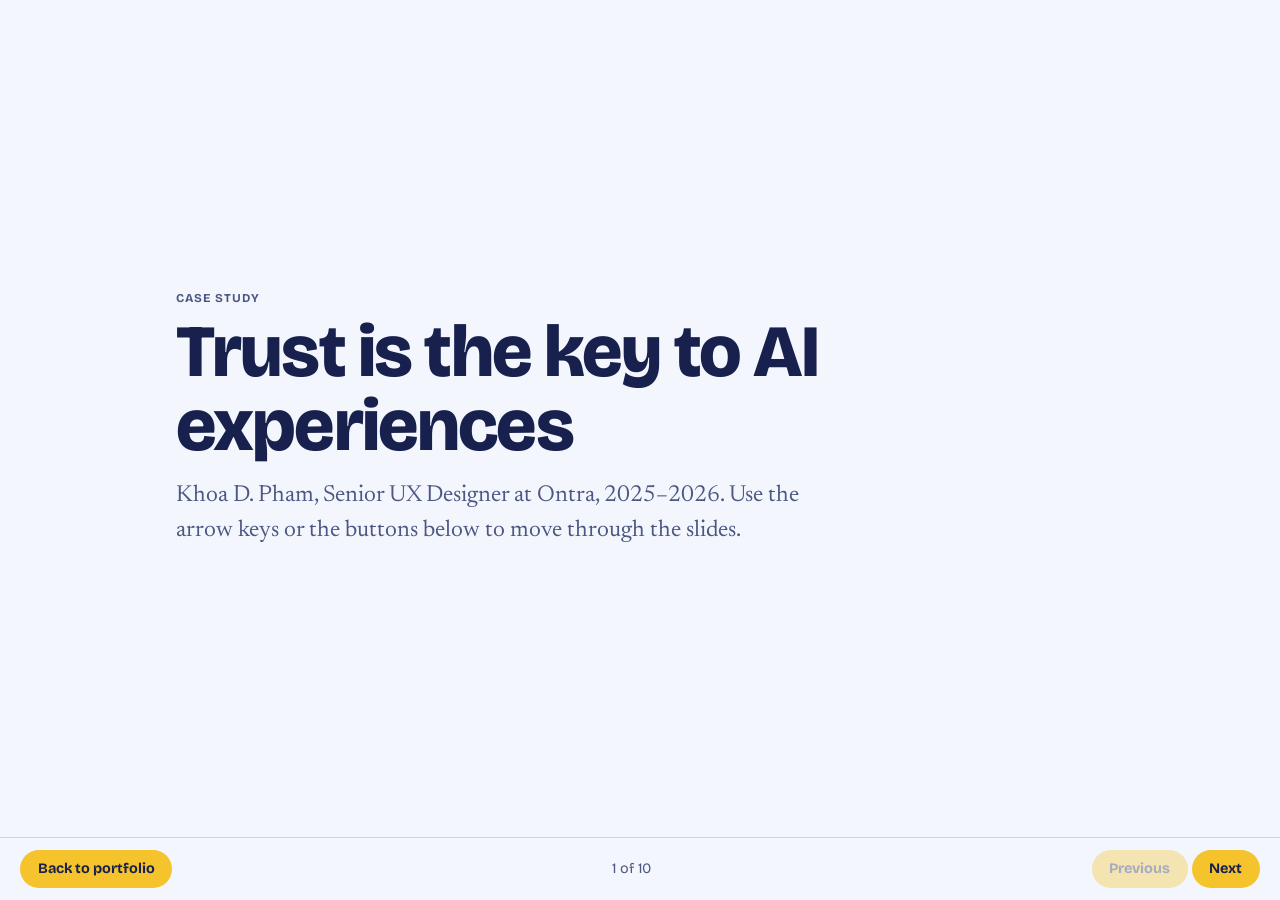
<file: ontra-ai-search-deck.html>
<!DOCTYPE html>
<html lang="en">
<head>
<meta charset="utf-8">
<meta name="viewport" content="width=device-width, initial-scale=1, viewport-fit=cover">
<meta name="color-scheme" content="light">
<meta name="theme-color" content="#F3F6FC">
<title>Growing AI Search into a platform – Khoa D. Pham</title>
<meta name="description" content="A case study on growing Ontra AI Search from one product into a platform: customer discovery, streaming answers, citations, and search effort controls.">
<link rel="canonical" href="https://khoadpham.com/ontra-ai-search-deck">
<meta property="og:site_name" content="Khoa D. Pham">
<meta property="og:type" content="website">
<meta property="og:title" content="Growing AI Search into a platform – Khoa D. Pham">
<meta property="og:description" content="A case study on growing Ontra AI Search from one product into a platform: customer discovery, streaming answers, citations, and search effort controls.">
<meta property="og:url" content="https://khoadpham.com/ontra-ai-search-deck">
<meta property="og:image" content="https://khoadpham.com/images/og-image.jpg">
<meta property="og:image:width" content="1200">
<meta property="og:image:height" content="630">
<meta name="twitter:card" content="summary_large_image">
<link rel="icon" href="favicon.svg" type="image/svg+xml">
<link rel="preconnect" href="https://fonts.googleapis.com">
<link rel="preconnect" href="https://fonts.gstatic.com" crossorigin>
<link href="https://fonts.googleapis.com/css2?family=Bricolage+Grotesque:opsz,wght@12..96,500;12..96,700;12..96,800&family=Newsreader:opsz,wght@6..72,400&display=swap" rel="stylesheet">
<link rel="stylesheet" href="css/deck.css?v=4">
</head>
<body>
<div class="deck" role="region" aria-label="Case study slides">
  <section class="slide on" aria-label="Title">
    <span class="mark">Case study</span>
    <h1>Trust is the key to AI experiences</h1>
    <p class="sub">Khoa D. Pham, Senior UX Designer at Ontra, 2025–2026. Use the arrow keys or the buttons below to move through the slides.</p>
  </section>

  <section class="slide" aria-label="Where it started">
    <h2>Where it started</h2>
    <div class="split">
    <div>
    <p>Obligations AI Search was a legacy product that allowed users to ask one question and get one answer about their legal obligations in their documents.</p>
    <ul>
      <li>You could only ask one question and get one answer.</li>
      <li>It listed sources it used to generate the answer but could not show you specifically what, where, or how it arrived at that answer.</li>
      <li>It served only two document types while customers needed answers on their many document types.</li>
      <li>It was slow</li>
    </ul>
    </div>
    <figure><img src="images/legacy-ai-search.webp" width="1087" height="858" loading="lazy" decoding="async" alt="The legacy Obligations AI Search screen: one question about the tax treatment of OEP IX Ethos, a one-line answer based on 5 tax documents, and a list of supporting document links"><figcaption>The legacy experience: one question, one answer, and a list of files with no pointer to where the answer came from.</figcaption></figure>
    </div>
  </section>

  <section class="slide" aria-label="Listening and widening">
    <h2>Listen first, then widen</h2>
    <ul>
      <li>Ran co-development and discovery calls with customers for 6 months.</li>
      <li>Built async discovery forms and weekly feedback, performance, and retention reports, which other designers began to adopt.</li>
      <li>Used customer feedback to inform design decisions and prioritize features for mvp, general availability, and future enhancements.</li>
      <li>Launched Ontra AI for Fund documents, then worked with customers on Credit and Atlas, with personas and use cases for compliance teams.</li>
    </ul>
    <figure class="zoomable"><button type="button" class="zoom-open" data-full="images/opportunity-map-8000.webp" data-width="8000" data-height="4308" aria-label="Open the opportunity map full screen to zoom and pan"><img src="images/opportunity-map-1600.webp" width="1600" height="862" loading="lazy" decoding="async" alt="Opportunity map grouping customer problems under four themes: accuracy and trust, search, output and workflow, and document management. Each problem is tagged Now, Next, or Later with supporting evidence and customer quotes."><span class="zoom-hint">Click to enlarge</span></button><figcaption>The opportunity map from discovery: customer problems by theme, ranked by when we would tackle them, with the evidence behind each one.</figcaption></figure>
  </section>

  <section class="slide" aria-label="Making trust visible">
    <h2>Make the answer easy to trust</h2>
    <p class="problem"><strong>The problem:</strong> customers needed "clearer visibility into the sources and citations behind the answers" so they could verify them quickly, but the old search only listed files. It was also "too slow," which customers said was "breaking my workflow."</p>
    <div class="split">
    <div>
    <ul>
      <li><strong>Aligning with the user's mental model:</strong> Answers stream in as soon as there is something to show, and the thinking steps stay visible while it works.</li>
      <li><strong>Show evidence early and often:</strong> Provide clear, tangible proof to support each answer as soon as it's available.</li>
      <li><strong>Provide context and control:</strong> Citations open in a split screen, and hovering an inline citation shows the source text for less context switching.</li>
      <li><strong>Improve conversation management:</strong> Chats are named automatically to give customers better context for their conversations.</li>
    </ul>
      <p class="links"><a href="prototypes/prototype-ask-ai-streaming.html">Try the streaming prototype</a><a href="prototypes/prototype-ask-ai-hover.html">Try the citation hover prototype</a></p>
    </div>
    <figure><img src="images/linked-obligation-hover.webp" width="947" height="578" loading="lazy" decoding="async" alt="An AI answer about changes in a credit agreement amendment, with highlighted links to amended terms and affected obligations. Hovering one obligation shows a card with its status, source section, and category, a note that the cap no longer matches the amended agreement, and links to open it or ask AI about it."><figcaption>Hovering a highlighted item shows its details, related documents, and more information, without leaving the answer.</figcaption></figure>
    </div>
  </section>

  <section class="slide" aria-label="Control over effort">
    <h2>Speed is a blocker to adoption</h2>
    <p class="problem"><strong>The problem:</strong> speed and coverage pulled against each other. Quick lookups felt "too slow," while answers to broad questions were often "incomplete, missing key obligations or provisions."</p>
    <div class="split">
    <div>
    <p>There was no one speed fits all. It needed to be smart enough to adapt. I proposed adding search effort controls with an automatic setting as the default: Ontra matches the depth to each question and always shows which level it used. People can also pick Quick, Balanced, or Thorough themselves, and retry with one click after a weak answer.</p>
    <p>Each level says how long it takes and how many documents it reads. Our evaluation showed that more effort made answers more complete but not more correct, so the menu presents deeper modes as more time for wider coverage, not better accuracy.</p>
      <p class="links"><a href="prototypes/prototype-ask-ontra-effort.html">Try the search effort prototype</a></p>
    </div>
    <figure><img src="images/search-effort-menu.webp" width="822" height="862" loading="lazy" decoding="async" alt="The Ask about your documents screen with the search effort menu open. Auto is the default and matches depth to each question. Quick reads 8 documents with no wait, Balanced reads 40 with a short wait, and Thorough reads all 312 and is labelled worth the wait."><figcaption>The effort menu: Auto by default, with each level showing how long it takes and how many documents it reads.</figcaption></figure>
    </div>
  </section>

  <section class="slide" aria-label="Results">
    <span class="mark">What happened</span>
    <h2>More people asking more questions</h2>
    <div class="stats">
      <div class="stat"><span class="big">~200 to 700</span><span>weekly queries, early 2026 to September</span></div>
      <div class="stat"><span class="big">95s to 45s</span><span>mean latency</span></div>
      <div class="stat"><span class="big">~17s</span><span>to first answer text</span></div>
      <div class="stat"><span class="big">9% to &lt;0.2%</span><span>error rate (failed queries and answers with no results), launch day to October 2026</span></div>
    </div>
    <p style="margin-top:1.25rem">Weekly queries hit all-time highs, driven by Funds. MCP, Ontra's tool connection for outside AI apps, grew from 7 sessions a week in late May to 94 in mid-September.</p>
    <figure class="compact"><img src="images/chart-queries.webp" width="1389" height="593" loading="lazy" decoding="async" alt="Bar chart of weekly AI Search queries by product and source, rising from about 200 a week to a peak of 700 in September 2026"><figcaption>Weekly AI Search queries by product and source. Funds, Credit, and Atlas each add volume, in the app and through MCP.</figcaption></figure>
  </section>

  <section class="slide" aria-label="Latency">
    <span class="mark">What happened</span>
    <h2>Answers arrive in half the time</h2>
    <p>Cutting latency by more than half did more for the experience than any single screen.</p>
    <figure><img src="images/chart-latency.webp" width="1400" height="708" loading="lazy" decoding="async" alt="Line chart of weekly mean AI Search latency falling from about 95 seconds to about 45 seconds, with time to first answer text near 17 seconds"><figcaption>Weekly mean AI Search latency. The average fell from 95s to 45s, and the first answer text appears in about 17s.</figcaption></figure>
  </section>

  <section class="slide" aria-label="MCP sessions">
    <span class="mark">What happened</span>
    <h2>A second way in: MCP</h2>
    <figure><img src="images/chart-mcp.webp" width="1400" height="622" loading="lazy" decoding="async" alt="Stacked bar chart of weekly MCP sessions for Atlas and Insight, growing from 7 in late May to 94 in mid September"><figcaption>MCP sessions per week, for Atlas and Insight (complete 7-day windows).</figcaption></figure>
  </section>

  <section class="slide" aria-label="How I used AI">
    <span class="mark">How I worked</span>
    <h2>Where I used AI, and how I checked it</h2>
    <ul>
      <li><strong>Feedback:</strong> Claude agents in Slack pulled customer feedback and Salesforce notes into one place.</li>
      <li><strong>Prototypes:</strong> Claude Design for the prototypes linked in this deck.</li>
      <li><strong>Code:</strong> Claude Code for my pull requests.</li>
      <li><strong>Reports:</strong> Cortex for the weekly feedback and retention reports.</li>
    </ul>
    <p class="problem"><strong>How I checked it:</strong> I verified any claim that looked off against recorded customer calls and usage data, and confirmed the findings with data science.</p>
  </section>

  <section class="slide" aria-label="Takeaways">
    <h2>What I took from it</h2>
    <ul>
      <li>Measure before designing. The effort work held together because we tested it.</li>
      <li>Promise only what the data supports. A claim the data could not back up never reached the interface.</li>
      <li>Designers who ship code, even small changes, learn faster. I merged 20+ pull requests in Q3, including my first backend changes, and logged what each one taught me for other designers.</li>
      <li>Small, frequent iterations keep momentum and customer buy-in.</li>
    </ul>
  </section>

  <dialog class="zoom" id="zoom" aria-label="Zoomable image">
    <div class="zoom-stage" id="zoom-stage"><img id="zoom-img" alt=""></div>
    <div class="zoom-tools">
      <button type="button" id="zoom-out" aria-label="Zoom out">&minus;</button>
      <span id="zoom-level" aria-live="polite">100%</span>
      <button type="button" id="zoom-in" aria-label="Zoom in">+</button>
      <button type="button" id="zoom-fit">Fit</button>
      <button type="button" id="zoom-close">Close</button>
    </div>
    <p class="zoom-help">Drag to pan. Scroll, pinch, or double-click to zoom.</p>
  </dialog>

  <div class="bar">
    <a href="index.html">Back to portfolio</a>
    <span class="count" id="count" aria-live="polite"></span>
    <span><button id="prev">Previous</button> <button id="next">Next</button></span>
  </div>
</div>
<script src="js/deck.js?v=2" defer></script>
</body>
</html>
</file>
<file: css/site.css>
:root{color-scheme:light;box-sizing:border-box;padding-top:env(safe-area-inset-top,0px);padding-bottom:env(safe-area-inset-bottom,0px);--bg:#F3F6FC; --ink:#18214D; --muted:#4D5784; --line:#CBD4EA; --signal:#F5C32C; --signal-ink:#18214D; --card:#FFFFFF;}html{scroll-padding-top:env(safe-area-inset-top,0px);scroll-behavior:smooth}*,*:before,*:after{box-sizing:inherit}body{margin:0;background:var(--bg);color:var(--ink);font-family:'Newsreader',Georgia,serif;font-size:1.15rem;line-height:1.6}h1,h2,h3,nav,.btn,.tag{font-family:'Bricolage Grotesque','Helvetica Neue',Arial,sans-serif}a{color:inherit}a:focus-visible,.btn:focus-visible{outline:3px solid var(--signal);outline-offset:3px}.wrap{max-width:1040px;margin:0 auto;padding:0 1.5rem}nav{display:flex;justify-content:space-between;align-items:center;padding:1.5rem 0;font-weight:500;font-size:1rem}nav .links{display:flex;gap:1.5rem}nav a{text-decoration:none}nav a:hover{text-decoration:underline;text-decoration-color:var(--signal);text-decoration-thickness:3px;text-underline-offset:5px}.hero{display:grid;grid-template-columns:1.3fr 1fr;gap:2rem;align-items:center;padding:3rem 0 4.5rem}h1{font-size:clamp(2.6rem,7vw,5.2rem);line-height:.98;letter-spacing:-.03em;font-weight:800;margin:0 0 1.5rem}.lede{max-width:34rem;color:var(--muted);margin:0 0 1.75rem}.btn{display:inline-block;background:var(--signal);color:var(--signal-ink);font-weight:700;text-decoration:none;padding:.8rem 1.4rem;border-radius:999px;font-size:1rem}.btn:hover{filter:brightness(1.06)}.egg{width:100%;height:auto;border-radius:18px;display:block}@media (prefers-reduced-motion:reduce){html{scroll-behavior:auto}}.now{border-top:2px solid var(--ink);border-bottom:1px solid var(--line);padding:1.5rem 0;display:grid;grid-template-columns:12rem 1fr;gap:1rem}.now h2{font-size:1.1rem;margin:0}.now p{margin:0}section.work{padding:4.5rem 0 2rem}section.work>h2{font-size:clamp(1.8rem,4vw,2.6rem);letter-spacing:-.02em;margin:0 0 2.5rem}.case{display:grid;grid-template-columns:1fr 1fr;gap:1rem 3rem;padding:2.25rem 0;border-top:1px solid var(--line)}.case .thumb{grid-column:2;grid-row:1;display:block;border-radius:14px;overflow:hidden;border:1px solid var(--line);background:var(--card)}.case:has(.thumb)>div{grid-column:1;grid-row:1/span 2}.case:has(.thumb)>dl{grid-column:2;margin-top:.5rem}.case .thumb img{display:block;width:100%;height:auto;aspect-ratio:16/10;object-fit:cover;transition:transform .3s}.case .thumb.contain img{object-fit:contain;padding:.75rem;box-sizing:border-box}.case .thumb:hover img{transform:scale(1.02)}@media (prefers-reduced-motion:reduce){.case .thumb img{transition:none}}.case h3{font-size:clamp(1.5rem,3vw,2rem);line-height:1.1;letter-spacing:-.02em;margin:0 0 .75rem}.tag{display:block;font-size:.75rem;font-weight:700;letter-spacing:.08em;text-transform:uppercase;color:var(--muted);margin-bottom:.6rem}.case p{margin:0 0 .75rem}.case dt{font-family:'Bricolage Grotesque',sans-serif;font-weight:700;font-size:.95rem;margin-top:.9rem}.case dt:first-child{margin-top:0}.case dd{margin:0;color:var(--muted)}.case .more{font-family:'Bricolage Grotesque',sans-serif;font-weight:700;font-size:1rem;display:inline-block;margin-top:1rem;background:var(--signal);color:var(--signal-ink);text-decoration:none;padding:.8rem 1.4rem;border-radius:999px}.case .more:hover{filter:brightness(1.06)}.about{padding:3rem 0 4rem;border-top:2px solid var(--ink);display:grid;grid-template-columns:12rem 1fr;gap:1rem}.about h2{font-size:1.1rem;margin:0}.about p{margin:0 0 1rem;max-width:40rem}.aboutpage{padding:2rem 0 4rem;max-width:46rem}.aboutpage h1{font-size:clamp(2.2rem,6vw,3.6rem)}.aboutpage .wide{width:100%;height:auto;border-radius:18px;display:block}.aboutpage .lead{margin:1.5rem 0 2.5rem}.aboutpage figure{margin:0 0 2.5rem}.aboutpage figcaption h2{font-size:1.4rem;margin:1rem 0 .25rem;letter-spacing:-.02em}.aboutpage figcaption p{margin:0;color:var(--muted)}.career{margin:0 0 3rem}.career h2{font-size:1.4rem;letter-spacing:-.02em;margin:0 0 .75rem}.career ol{list-style:none;margin:0 0 2rem;padding:0;border-top:1px solid var(--line)}.career ol:last-child{margin-bottom:0}.career li{display:grid;grid-template-columns:11rem 1fr;gap:.1rem 1rem;padding:.65rem 0;border-bottom:1px solid var(--line)}.career .when{color:var(--muted);font-variant-numeric:tabular-nums}@media (max-width:760px){.career li{grid-template-columns:1fr}}footer{border-top:1px solid var(--line);padding:1.5rem 0 2.5rem;color:var(--muted);font-size:1rem}@media (max-width:760px){.hero,.case,.now,.about{grid-template-columns:1fr}.case .thumb,.case:has(.thumb)>div,.case:has(.thumb)>dl{grid-column:1;grid-row:auto}.egg{order:-1}.hero{padding-top:1rem}}.skip{position:absolute;left:-999px;top:0;background:var(--signal);color:var(--signal-ink);padding:.6rem 1rem;font-family:'Bricolage Grotesque',sans-serif;font-weight:700;z-index:10}.skip:focus{left:0}nav a[aria-current]{text-decoration:underline;text-decoration-color:var(--signal);text-decoration-thickness:3px;text-underline-offset:5px}.err{padding:4rem 0}
</file>
<file: css/deck.css>
:root{color-scheme:light;--bg:#F3F6FC;--ink:#18214D;--muted:#4D5784;--line:#CBD4EA;--signal:#F5C32C;--signal-ink:#18214D}html,body{height:100%;margin:0}body{background:var(--bg);color:var(--ink);font-family:'Newsreader',Georgia,serif;font-size:clamp(1.05rem,2.2vw,1.45rem);line-height:1.5;overflow:hidden}.deck{height:100%;display:flex;flex-direction:column;padding-top:env(safe-area-inset-top,0px);padding-bottom:env(safe-area-inset-bottom,0px)}.slide{box-sizing:border-box;display:none;flex:1;flex-direction:column;justify-content:flex-start;max-width:62rem;width:100%;margin:0 auto;padding:1.5rem 2rem;overflow-y:auto}.slide.on{display:flex}.slide>:first-child{margin-top:auto}.slide>:last-child{margin-bottom:auto}h1,h2,.big{font-family:'Bricolage Grotesque','Helvetica Neue',Arial,sans-serif;letter-spacing:-.025em}h1{font-size:clamp(2.2rem,6.5vw,4.6rem);line-height:1;margin:0 0 1rem;font-weight:800}h2{font-size:clamp(1.6rem,4vw,2.6rem);line-height:1.1;margin:0 0 1.25rem;font-weight:700}p{margin:0 0 .9rem;max-width:42rem}.sub{color:var(--muted)}.mark{display:block;font-family:'Bricolage Grotesque',sans-serif;font-size:.75rem;font-weight:700;letter-spacing:.08em;text-transform:uppercase;color:var(--muted);background:none;border:0;padding:0;border-radius:0;margin-bottom:.6rem;align-self:flex-start}.stats{display:flex;gap:2rem;flex-wrap:wrap;margin-top:.5rem}.big{font-size:clamp(2rem,6vw,3.6rem);font-weight:800;line-height:1;display:block}.stat span:last-child{color:var(--muted);font-size:.85em}ul{margin:0;padding-left:1.2rem;max-width:42rem}li{margin-bottom:.7rem}figure{margin:0}figure img{display:block;width:100%;height:auto;max-height:58vh;object-fit:contain;background:#fff;border-radius:12px;border:1px solid var(--line)}.split{display:grid;grid-template-columns:minmax(0,1fr) minmax(0,1fr);gap:2rem;align-items:center}.split p,.split ul{max-width:none}figcaption{margin-top:.75rem;color:var(--muted);font-size:.8em}.links{margin-top:1rem;display:flex;gap:.6rem 1.25rem;flex-wrap:wrap;font-family:'Bricolage Grotesque',sans-serif;font-size:.85em;font-weight:700}.links a{color:var(--ink);text-underline-offset:4px;text-decoration-color:var(--signal);text-decoration-thickness:3px}.bar{display:flex;align-items:center;justify-content:space-between;gap:1rem;padding:.75rem 1.25rem;border-top:1px solid var(--line);font-family:'Bricolage Grotesque',sans-serif;font-size:.9rem}button,.bar a{font:inherit;font-weight:700;background:var(--signal);color:var(--signal-ink);border:0;border-radius:999px;padding:.5rem 1.1rem;cursor:pointer;text-decoration:none}button:disabled{opacity:.35;cursor:default}button:focus-visible,.bar a:focus-visible{outline:3px solid var(--ink);outline-offset:2px}.count{color:var(--muted)}.problem{border-left:4px solid var(--signal);padding-left:1rem;font-size:.9em;max-width:none;margin-bottom:1.5rem}.problem strong{font-family:'Bricolage Grotesque',sans-serif}.quote{font-style:italic;color:var(--muted);border-left:4px solid var(--line);padding-left:1rem;max-width:none}.compact{margin-top:.5rem}.compact img{max-height:34vh}.zoomable{margin-top:1.25rem}.zoom-open{display:block;position:relative;width:100%;padding:0;background:none;border-radius:12px;cursor:zoom-in}.zoomable .zoom-open img{max-height:38vh}.zoom-open:focus-visible{outline:3px solid var(--ink);outline-offset:3px}.zoom-hint{position:absolute;right:.75rem;bottom:.75rem;background:var(--signal);color:var(--signal-ink);font-family:'Bricolage Grotesque',sans-serif;font-weight:700;font-size:.75rem;padding:.3rem .8rem;border-radius:999px}.zoom-hint{opacity:0;transition:opacity .15s}.zoom-open:hover .zoom-hint,.zoom-open:focus-visible .zoom-hint,.zoomable .zoom-hint{opacity:1}@media (hover:none){.zoom-hint{opacity:1}}.zoom{width:100vw;height:100dvh;max-width:none;max-height:none;margin:0;padding:0;border:0;background:#0E1430;color:#fff;overflow:hidden}.zoom::backdrop{background:#0E1430}.zoom-stage{position:absolute;inset:3rem 0 4.75rem;overflow:hidden;cursor:grab;touch-action:none;user-select:none;-webkit-user-select:none}.zoom-stage.dragging{cursor:grabbing}.zoom-stage img{position:absolute;left:0;top:0;transform-origin:0 0;max-width:none;background:#fff;-webkit-user-drag:none}.zoom-tools{position:absolute;left:50%;bottom:max(1rem,env(safe-area-inset-bottom));transform:translateX(-50%);display:flex;align-items:center;gap:.4rem;padding:.4rem;background:rgba(14,20,48,.85);border:1px solid rgba(255,255,255,.2);border-radius:999px;font-family:'Bricolage Grotesque',sans-serif;font-size:.9rem}.zoom-tools button{min-width:2.5rem;padding:.45rem .9rem}#zoom-level{min-width:3.5rem;text-align:center;font-variant-numeric:tabular-nums}.zoom-help{position:absolute;top:.75rem;left:50%;transform:translateX(-50%);margin:0;width:max-content;max-width:calc(100% - 2rem);text-align:center;font-family:'Bricolage Grotesque',sans-serif;font-size:.8rem;background:rgba(14,20,48,.85);padding:.3rem .9rem;border-radius:999px;pointer-events:none}@media (max-width:800px){.split{grid-template-columns:1fr;gap:1.25rem}}@media (max-width:600px){.slide{padding:1rem 1.25rem}.stats{gap:1.25rem}}
</file>
